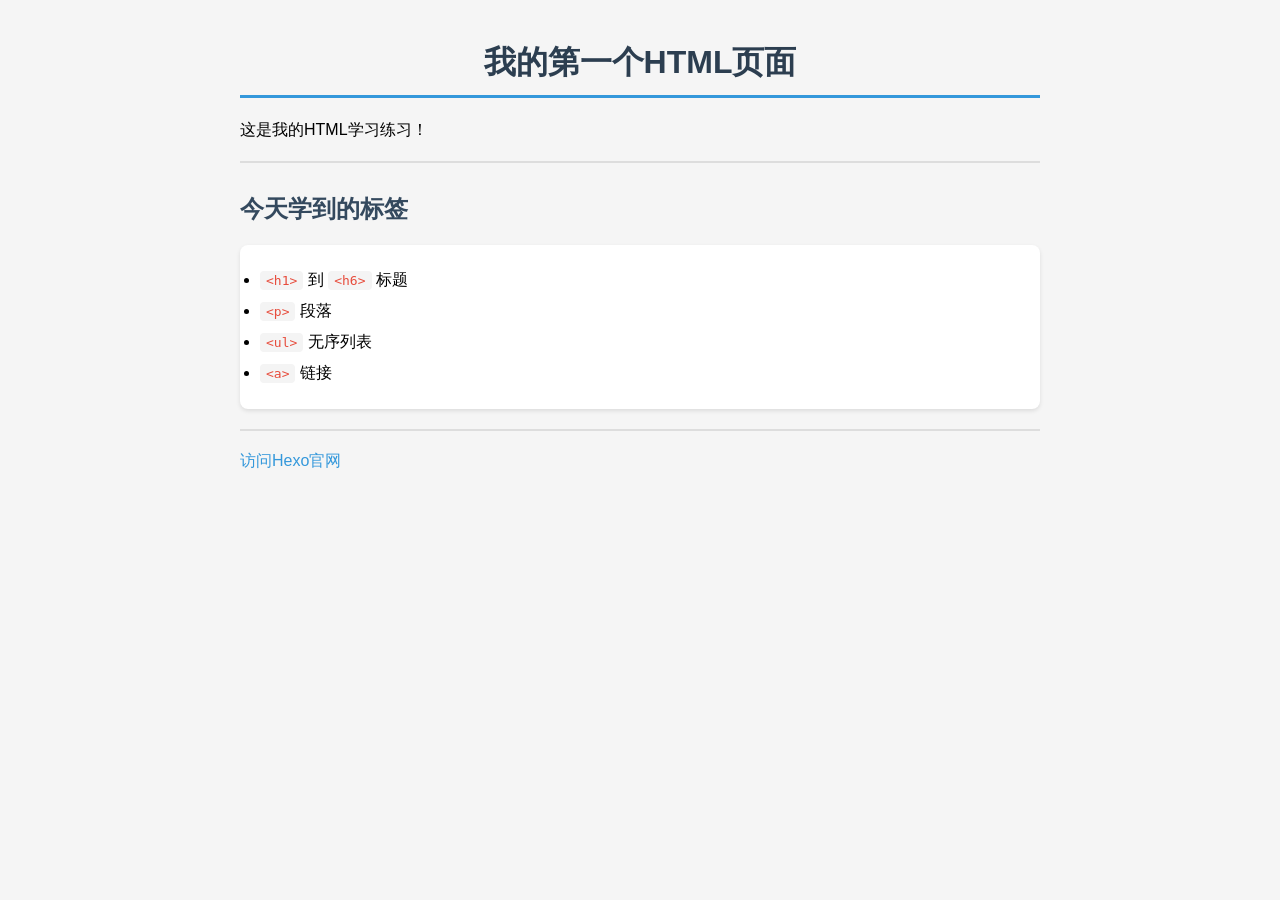
<file: index.html>
<!DOCTYPE html>
<html lang="zh-CN">
    <head>
        <meta charset="UTF-8">
        <title>HTML快速练习</title>
        <link rel="stylesheet" href="style.css">
    </head>
    <body>
        <h1>我的第一个HTML页面</h1>
        <p>这是我的HTML学习练习！</p>

        <hr>

        <h2>今天学到的标签</h2>
        <!-- 如果段落中有<h1>这种标签需要书写的话，一定要使用<code>&lt;h1&gt;</code>进行转义才可以正常显示在页面上！ -->
        <ul>
            <li><code>&lt;h1&gt;</code> 到 <code>&lt;h6&gt;</code> 标题</li>
            <li><code>&lt;p&gt;</code> 段落</li>
            <li><code>&lt;ul&gt;</code> 无序列表</li>
            <li><code>&lt;a&gt;</code> 链接</li>
        </ul>

        <hr>

        <p><a href="https://hexo.io" target="_blank">访问Hexo官网</a></p>
    </body>
</html>
</file>
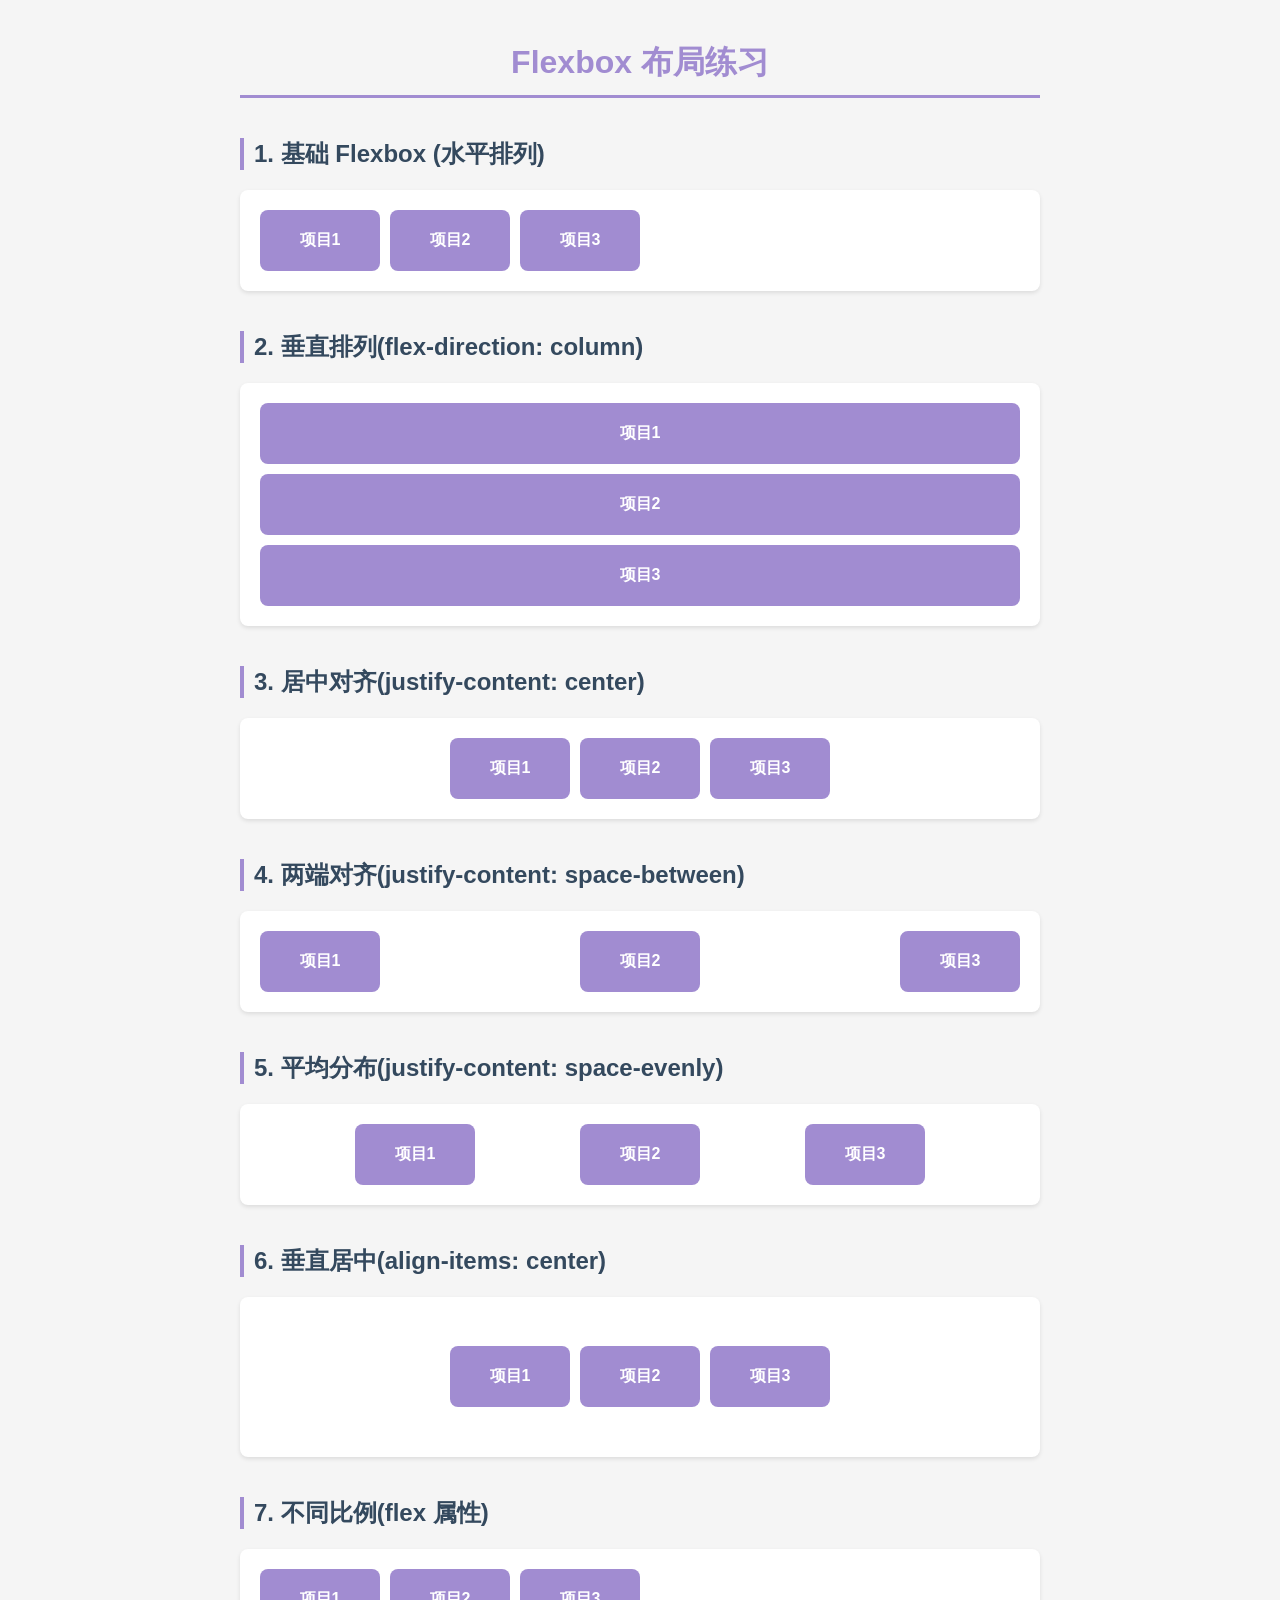
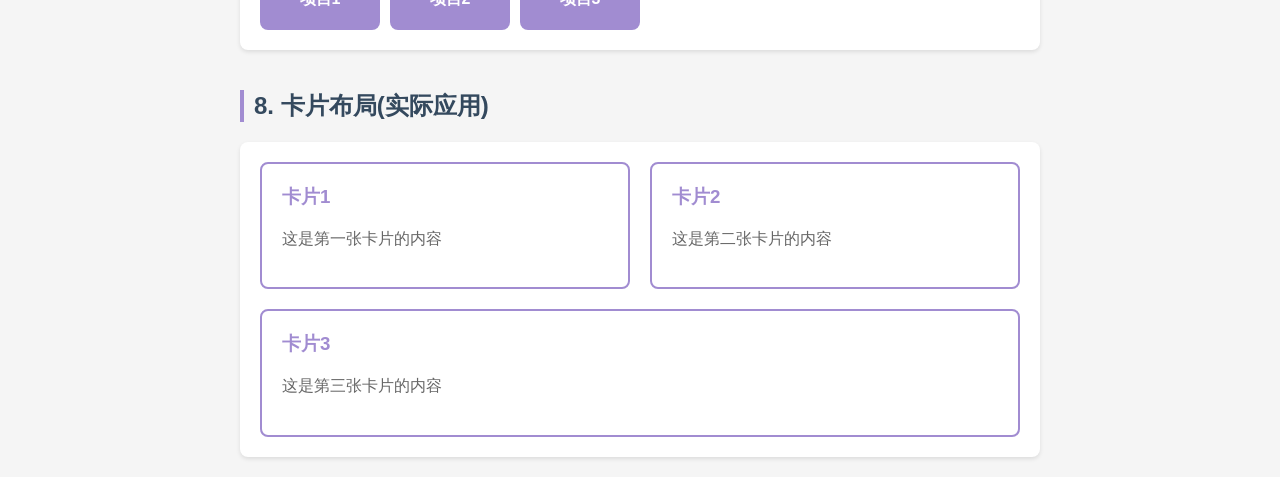
<file: flexbox.html>
<!DOCTYPE html>
<html lang="zh-CN">
<head>
    <meta charset="UTF-8">
    <title>Flexbox 布局练习</title>
    <link rel="stylesheet" href="flexbox.css">
</head>
<body>
    <h1>Flexbox 布局练习</h1>

    <h2>1. 基础 Flexbox (水平排列)</h2>
    <div class="container-basic">
        <div class="item">项目1</div>
        <div class="item">项目2</div>
        <div class="item">项目3</div>
    </div>


    <h2>2. 垂直排列(flex-direction: column)</h2>
    <div class="container-column">
        <div class="item">项目1</div>
        <div class="item">项目2</div>
        <div class="item">项目3</div>
    </div>

    <h2>3. 居中对齐(justify-content: center)</h2>
    <div class="container-center">
        <div class="item">项目1</div>
        <div class="item">项目2</div>
        <div class="item">项目3</div>
    </div>

    <h2>4. 两端对齐(justify-content: space-between)</h2>
    <div class="container-between">
        <div class="item">项目1</div>
        <div class="item">项目2</div>
        <div class="item">项目3</div>
    </div>

    <h2>5. 平均分布(justify-content: space-evenly)</h2>
    <div class="container-evenly">
        <div class="item">项目1</div>
        <div class="item">项目2</div>
        <div class="item">项目3</div>
    </div>

    <h2>6. 垂直居中(align-items: center)</h2>
    <div class="container-vert-center">
        <div class="item">项目1</div>
        <div class="item">项目2</div>
        <div class="item">项目3</div>
    </div>

    <h2>7. 不同比例(flex 属性)</h2>
    <div class="container-flex">
        <div class="item">项目1</div>
        <div class="item">项目2</div>
        <div class="item">项目3</div>
    </div>

    <h2>8. 卡片布局(实际应用)</h2>
    <div class="container-cards">
        <div class="card">
            <h3>卡片1</h3>
            <p>这是第一张卡片的内容</p>
        </div>
        <div class="card">
            <h3>卡片2</h3>
            <p>这是第二张卡片的内容</p>
        </div>
        <div class="card">
            <h3>卡片3</h3>
            <p>这是第三张卡片的内容</p>
        </div>
    </div>
</body>
</html>
</file>
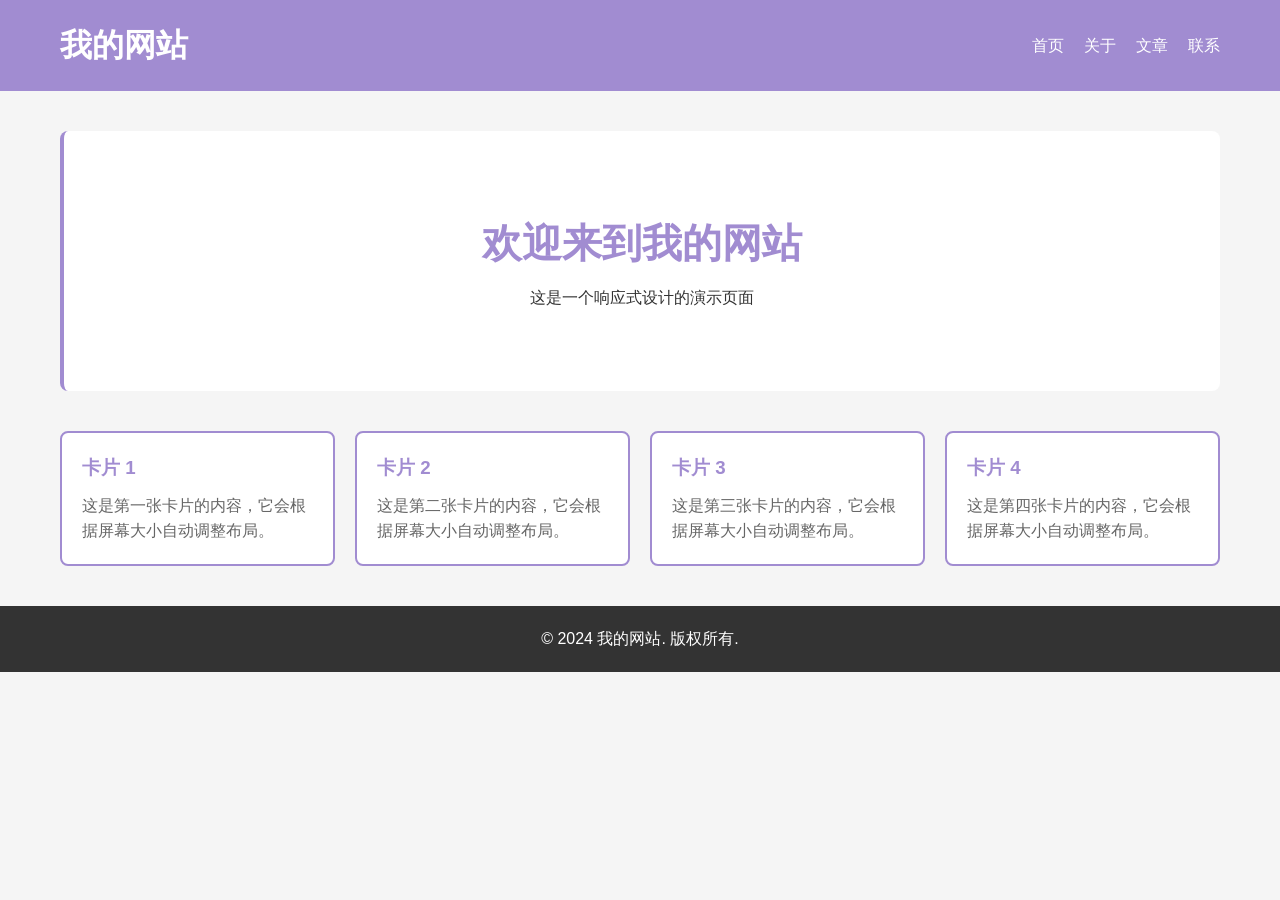
<file: responsive.html>
<!DOCTYPE html>
<html lang="zh-CN">
<head>
    <meta charset="UTF-8">
    <meta name="viewport" content="width=device-width, initial-scale=1.0">
    <title>响应式设计练习</title>
    <link rel="stylesheet" href="responsive.css">
</head>
<body>
    <header class="header">
        <div class="container">
            <h1 class="logo">我的网站</h1>
            <nav class="nav">
                <a href="#">首页</a>
                <a href="#">关于</a>
                <a href="#">文章</a>
                <a href="#">联系</a>
            </nav>
        </div>
    </header>


    <main class="main">
        <div class="container">
            <section class="hero">
                <h2>欢迎来到我的网站</h2>
                <p>这是一个响应式设计的演示页面</p>
            </section>

            <section class="cards">
                <div class="card">
                    <h3>卡片 1</h3>
                    <p>这是第一张卡片的内容，它会根据屏幕大小自动调整布局。</p>
                </div>
                <div class="card">
                    <h3>卡片 2</h3>
                    <p>这是第二张卡片的内容，它会根据屏幕大小自动调整布局。</p>
                </div>
                <div class="card">
                    <h3>卡片 3</h3>
                    <p>这是第三张卡片的内容，它会根据屏幕大小自动调整布局。</p>
                </div>
                <div class="card">
                    <h3>卡片 4</h3>
                    <p>这是第四张卡片的内容，它会根据屏幕大小自动调整布局。</p>
                </div>
            </section>
        </div>
    </main>

    <footer class="footer">
        <div class="container">
                <p>&copy; 2024 我的网站. 版权所有.</p>
        </div>
    </footer>
</body>
</html>
</file>
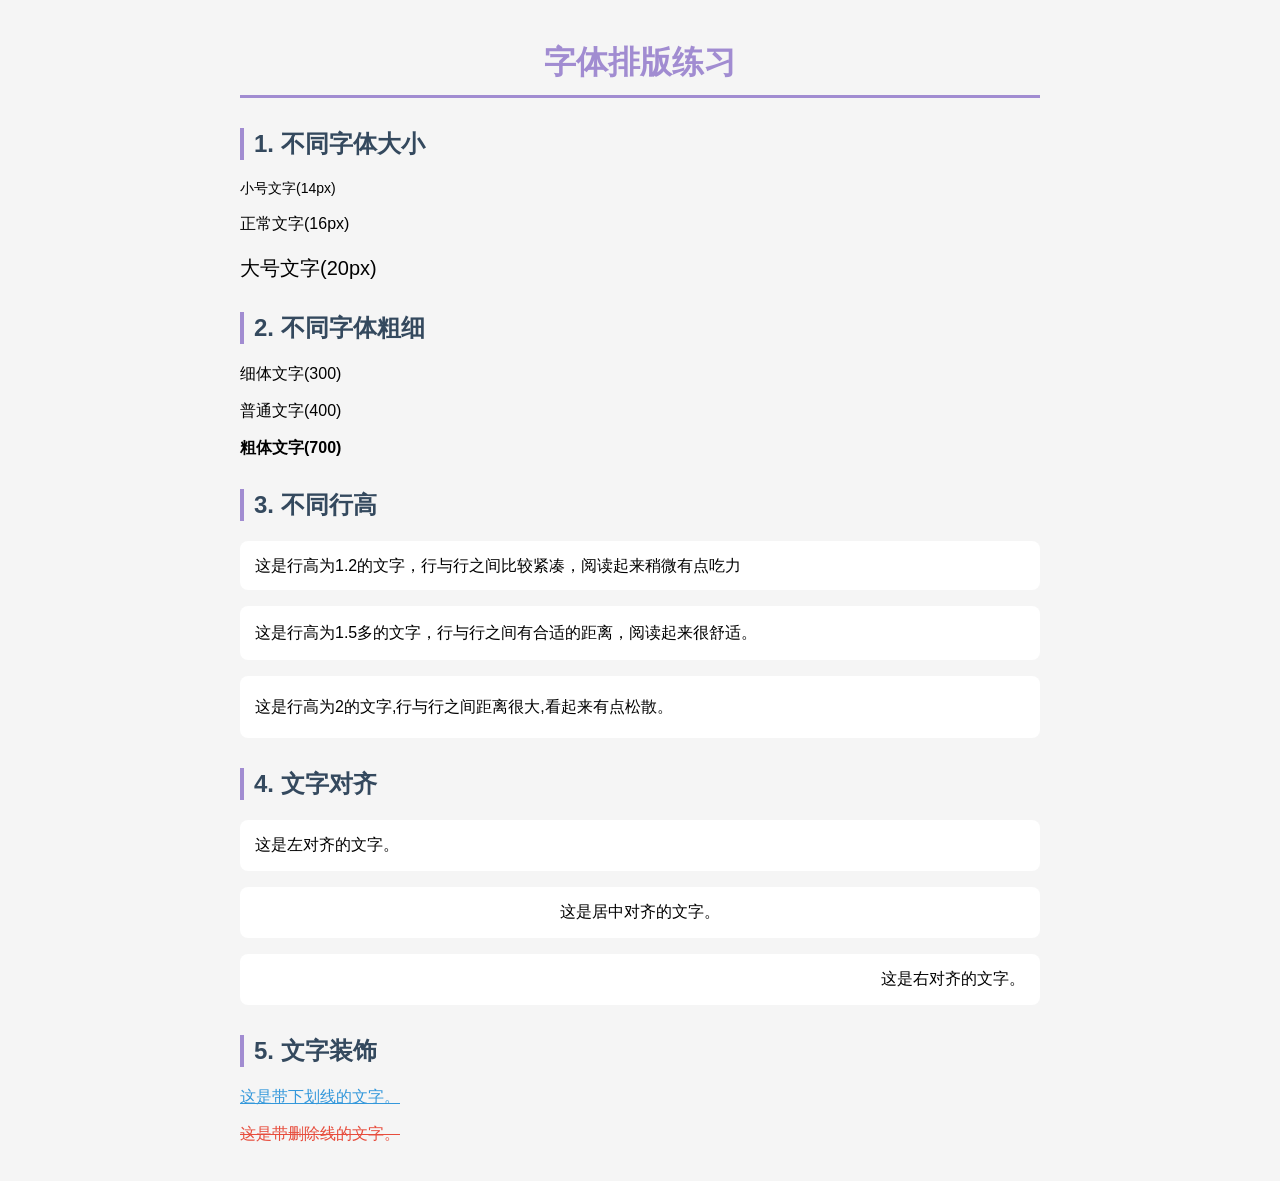
<file: typography.html>
<!DOCTYPE html>
<html lang="zh-CN">
<head>
    <meta charset="UTF-8">
    <title>CSS字体练习</title>
    <link rel="stylesheet" href="typography.css">
</head>
<body>
    <h1>字体排版练习</h1>

    <h2>1. 不同字体大小</h2>
    <p class="small">小号文字(14px)</p>
    <p class="normal">正常文字(16px)</p>
    <p class="large">大号文字(20px)</p>


    <h2>2. 不同字体粗细</h2>
    <p class="thin">细体文字(300)</p>
    <p class="normal">普通文字(400)</p>
    <p class="bold">粗体文字(700)</p>


    <h2>3. 不同行高</h2>
    <p class="line-tight">这是行高为1.2的文字，行与行之间比较紧凑，阅读起来稍微有点吃力</p>
    <p class="line-normal">这是行高为1.5多的文字，行与行之间有合适的距离，阅读起来很舒适。</p>
    <p class="line-loose">这是行高为2的文字,行与行之间距离很大,看起来有点松散。</p>


    <h2>4. 文字对齐</h2>
    <p class="align-left">这是左对齐的文字。</p>
    <p class="align-center">这是居中对齐的文字。</p>
    <p class="align-right">这是右对齐的文字。</p>


    <h2>5. 文字装饰</h2>
    <p class="underline">这是带下划线的文字。</p>
    <p class="line-through">这是带删除线的文字。</p>
</body>
</html>
</file>
<file: style.css>
body {
    font-family: Arial, sans-serif;
    max-width: 800px;
    margin: 0 auto;
    padding: 20px;
    background-color: #f5f5f5;
}


h1 {
    color: #2c3e50;
    text-align: center;
    border-bottom: 3px solid #3498db;
    padding-bottom: 10px;
}


h2 {
    color: #34495e;
    margin-top: 30px;
}

hr {
    border: none;
    border-top: 2px solid #ddd;
    margin: 20px 0;
}

ul {
    background-color: white;
    padding: 20px;
    border-radius: 8px;
    box-shadow: 0 2px 4px rgba(0,0,0,0.1);
}

li {
    padding: 5px 0;
}

code {
    background-color: #f4f4f4;
    padding: 2px 6px;
    border-radius: 4px;
    color: #e74c3c;
}

a {
    color: #3498db;
    text-decoration: none;
}

a:hover {
    text-decoration: underline;
}
</file>
<file: flexbox.css>
body {
    font-family: "Microsoft YaHei", "微软雅黑", Arial, Helvetica, sans-serif;
    max-width: 800px;
    margin: 0 auto;
    padding: 20px;
    background-color: #f5f5f5;
}


h1 {
    color: #a18cd1;
    text-align: center;
    border-bottom: 3px solid #a18cd1;
    padding-bottom: 10px;
}


h2 {
    color: #34495e;
    margin-top: 40px;
    border-left: 4px solid #a18cd1;
    padding-left: 10px;
}


/* 通用容器样式 */
.container-basic,
.container-column,
.container-center,
.container-between,
.container-evenly,
.container-vert-center,
.container-flex,
.container-cards {
    display: flex;
    background-color: white;
    padding: 20px;
    border-radius: 8px;
    box-shadow: 0 2px 4px rgba(0, 0, 0, 0.1);
    gap: 10px;
}


/* 通用项目样式 */
.item{
    background-color: #a18cd1;
    color: white;
    padding: 20px;
    border-radius: 8px;
    text-align: center;
    font-weight: bold;
    min-width: 80px;
}


/* 1.基础 Flexbox (默认就是 row) */
.container-basic{
    /* 默认就是 row，不用额外设置 */
}

/* 2. 垂直排列 */
.container-column {
    flex-direction: column;
}


/* 3.居中对齐 */
.container-center {
    justify-content: center;
}


/* 4.两端对齐 */
.container-between {
    justify-content: space-between;
}

/* 5. 平均分布 */
.container-evenly {
    justify-content: space-evenly;
}

/* 6. 垂直居中 */
.container-vert-center {
    height: 120px; /* 给容器一个高度，才能看出垂直居中的效果 */
    align-items: center;
    justify-content: center;
}


/* 7. 不同比例 */
.container-flex {
    gap: 10px;
}

.item-small {
    flex: 1;
    background-color: #a18cd1;
}

.item-medium {
    flex: 2;
    background-color: #8b5cf6;
}

.item-large {
    flex: 3;
    background-color: #7c3aed;
}

/* 8.卡片布局 （实际应用） */
.container-cards {
    gap: 20px;
    flex-wrap: wrap; /* 允许换行 */
}

.card {
    flex: 1;/* 所有卡片平均宽度 */
    min-width: 200px; /* 最小宽度，防止太小 */
    background-color: white;
    border: 2px solid #a18cd1;
    border-radius: 8px;
    padding: 20px;
    transition: transform 0.3s, box-shadow 0.3s;
}

.card:hover {
    transform: translateY(-5px);
    box-shadow: 0 8px 16px rgba(161, 140, 209, 0.3);
}

.card h3 {
    color: #a18cd1;
    margin-top: 0;
    margin-bottom: 10px;
}

.card p {
    color: #666;
    line-height: 1.6;
}
</file>
<file: responsive.css>
/* ===== 全局样式 ===== */
* {
    margin: 0;
    padding: 0;
    box-sizing: border-box;
}

body {
    font-family: "Microsoft YaHei", "微软雅黑", Arial, sans-serif;
    line-height: 1.6;
    color: #333;
    background-color: #f5f5f5;
}

.container {
    max-width: 1200px;
    margin: 0 auto;
    padding: 0 20px;
}

/* ===== 头部样式 ===== */
.header {
    background-color: #a18cd1;
    color: white;
    padding: 20px 0;
}

.header .container {
    display: flex;
    justify-content: space-between;
    align-items: center;
}

.logo {
    font-size: 1.5rem;
    font-weight: bold;
}

.nav {
    display: flex;
    gap: 20px;
}

.nav a {
    color: white;
    text-decoration: none;
    transition: color 0.3s;
}

.nav a:hover {
    color: #f0f0f0;
}

/* ===== 主体内容 ===== */
.main {
    padding: 40px 0;
}

.hero {
    background-color: white;
    padding: 40px;
    border-radius: 8px;
    margin-bottom: 40px;
    text-align: center;
    border-left: 4px solid #a18cd1;
}

.hero h2 {
    color: #a18cd1;
    margin-bottom: 10px;
}

/* ===== 卡片布局 ===== */
.cards {
    display: grid;
    grid-template-columns: 1fr;  /* 手机：单列 */
    gap: 20px;
}

.card {
    background-color: white;
    padding: 20px;
    border-radius: 8px;
    border: 2px solid #a18cd1;
    transition: transform 0.3s, box-shadow 0.3s;
}

.card:hover {
    transform: translateY(-5px);
    box-shadow: 0 8px 16px rgba(161, 140, 209, 0.3);
}

.card h3 {
    color: #a18cd1;
    margin-bottom: 10px;
}

.card p {
    color: #666;
    line-height: 1.6;
}

/* ===== 页脚样式 ===== */
.footer {
    background-color: #333;
    color: white;
    padding: 20px 0;
    text-align: center;
}

/* ===== 媒体查询 ===== */

/* 平板（768px 及以上）- 2列布局 */
@media (min-width: 768px) {
    .cards {
        grid-template-columns: repeat(2, 1fr);
    }
    
    .hero {
        padding: 60px;
    }
    
    .hero h2 {
        font-size: 2rem;
    }
}

/* 电脑（1024px 及以上）- 4列布局 */
@media (min-width: 1024px) {
    .cards {
        grid-template-columns: repeat(4, 1fr);
    }
    
    .hero {
        padding: 80px;
    }
    
    .hero h2 {
        font-size: 2.5rem;
    }
    
    .logo {
        font-size: 2rem;
    }
}

/* 超大屏幕（1440px 及以上）*/
@media (min-width: 1440px) {
    .container {
        max-width: 1400px;
    }
}
</file>
<file: typography.css>
body {
    font-family: "Microsoft YaHei", "微软雅黑", Arial, Helvetica, sans-serif;
    max-width: 800px;
    margin: 0 auto;
    padding: 20px;
    background-color: #f5f5f5;
}


h1 {
    color: #a18cd1;
    text-align: center;
    border-bottom: 3px solid #a18cd1;
    padding-bottom: 10px;
}

h2 {
    color: #34495e;
    margin-top: 30px;
    border-left: 4px solid #a18cd1;
    padding-left: 10px;
}

/* 1. 不同字体大小 */
.small {
    font-size: 14px;
}

.normal {
    font-size: 16px;
}

.large {
    font-size: 20px;
}

/* 2. 不同字体粗细 */
.thin {
    font-weight: 300;
}

.normal {
    font-weight: 400;
}

.bold {
    font-weight: 700;
}

/* 3. 不同行高 */
.line-tight {
    line-height: 1.2;
    background-color: white;
    padding: 15px;
    border-radius: 8px;
    margin-bottom: 15px;
}

.line-normal {
    line-height: 1.5;
    background-color: white;
    padding: 15px;
    border-radius: 8px;
    margin-bottom: 15px;
}

.line-loose {
    line-height: 2;
    background-color: white;
    padding: 15px;
    border-radius: 8px;
    margin-bottom: 15px;
}

/* 4. 文字对齐 */
.align-left {
    text-align: left;
    background-color: white;
    padding: 15px;
    border-radius: 8px;
    margin-bottom: 15px;
}

.align-center {
    text-align: center;
    background-color: white;
    padding: 15px;
    border-radius: 8px;
    margin-bottom: 15px;
}

.align-right {
    text-align: right;
    background-color: white;
    padding: 15px;
    border-radius: 8px;
    margin-bottom: 15px;
}

/* 5. 文字装饰 */
.underline {
    text-decoration: underline;
    color: #3498db;
}

.line-through {
    text-decoration: line-through;
    color: #e74c3c;
}
</file>
